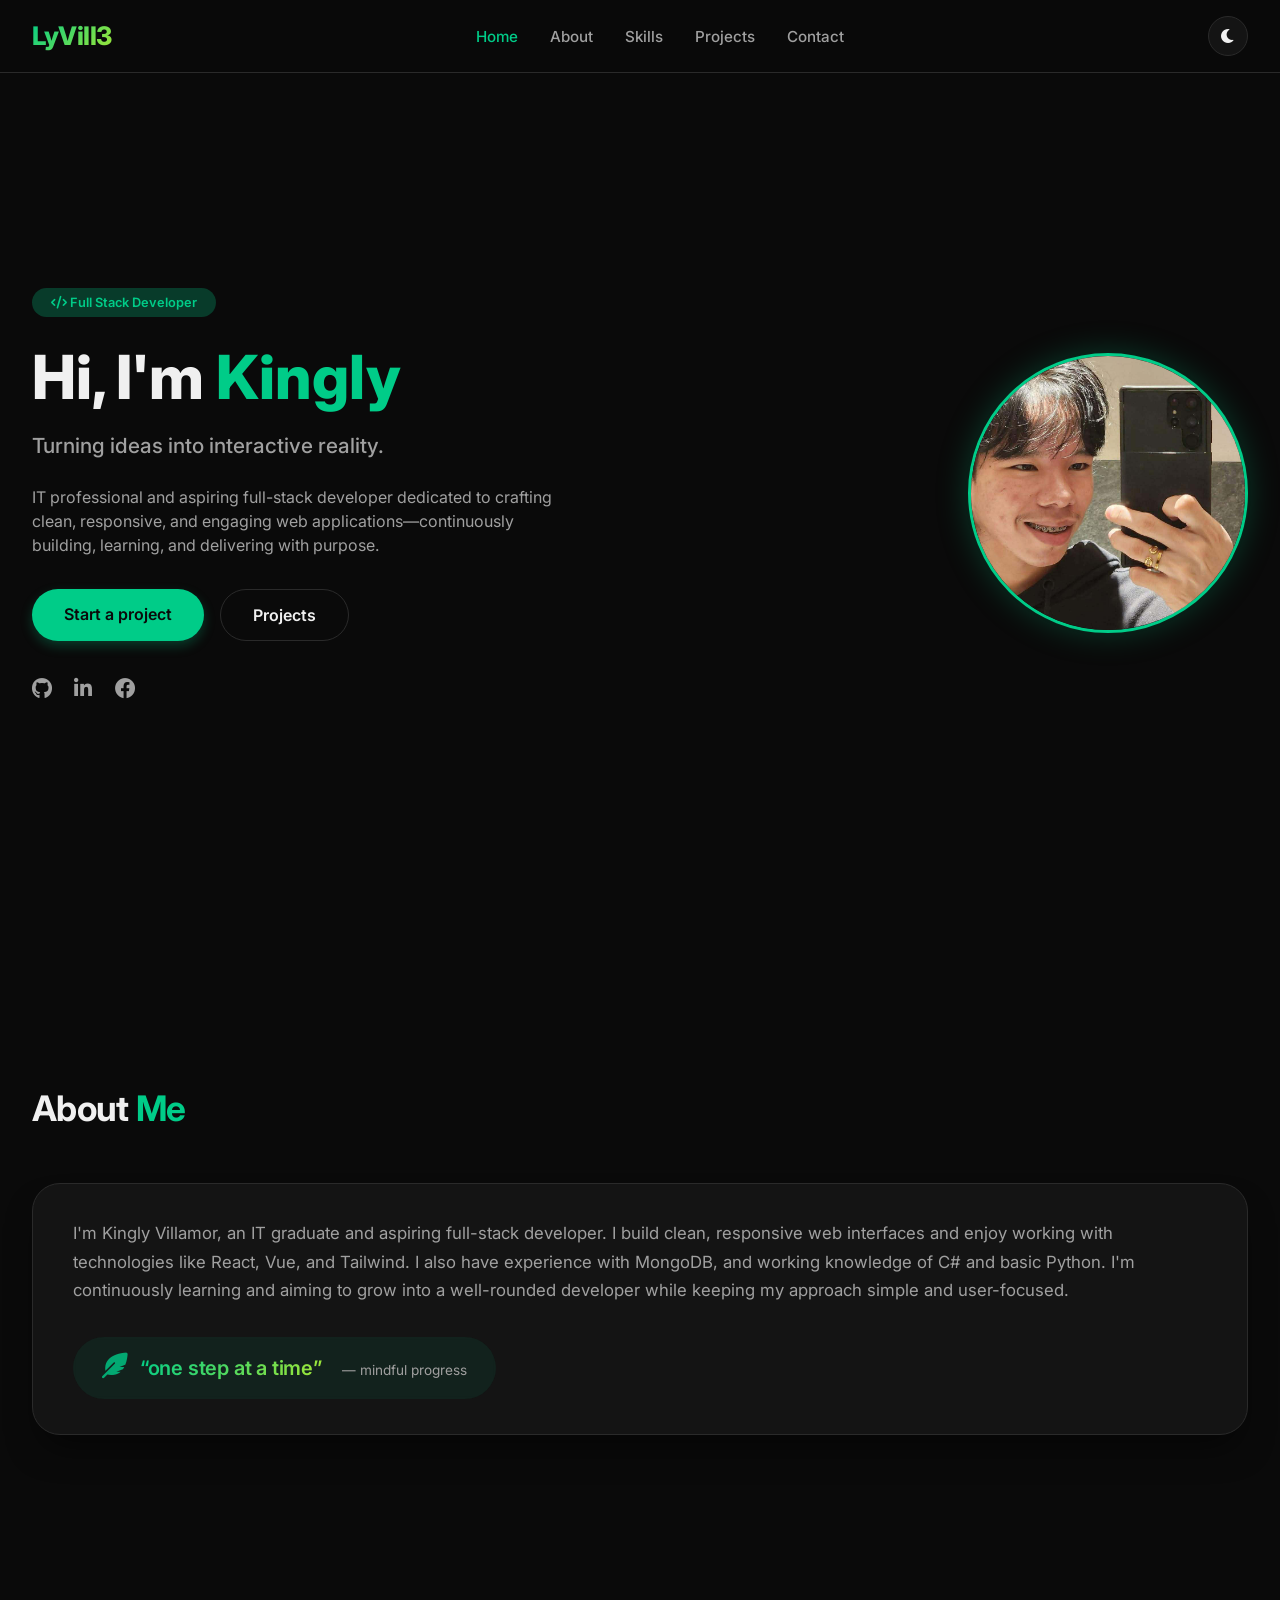
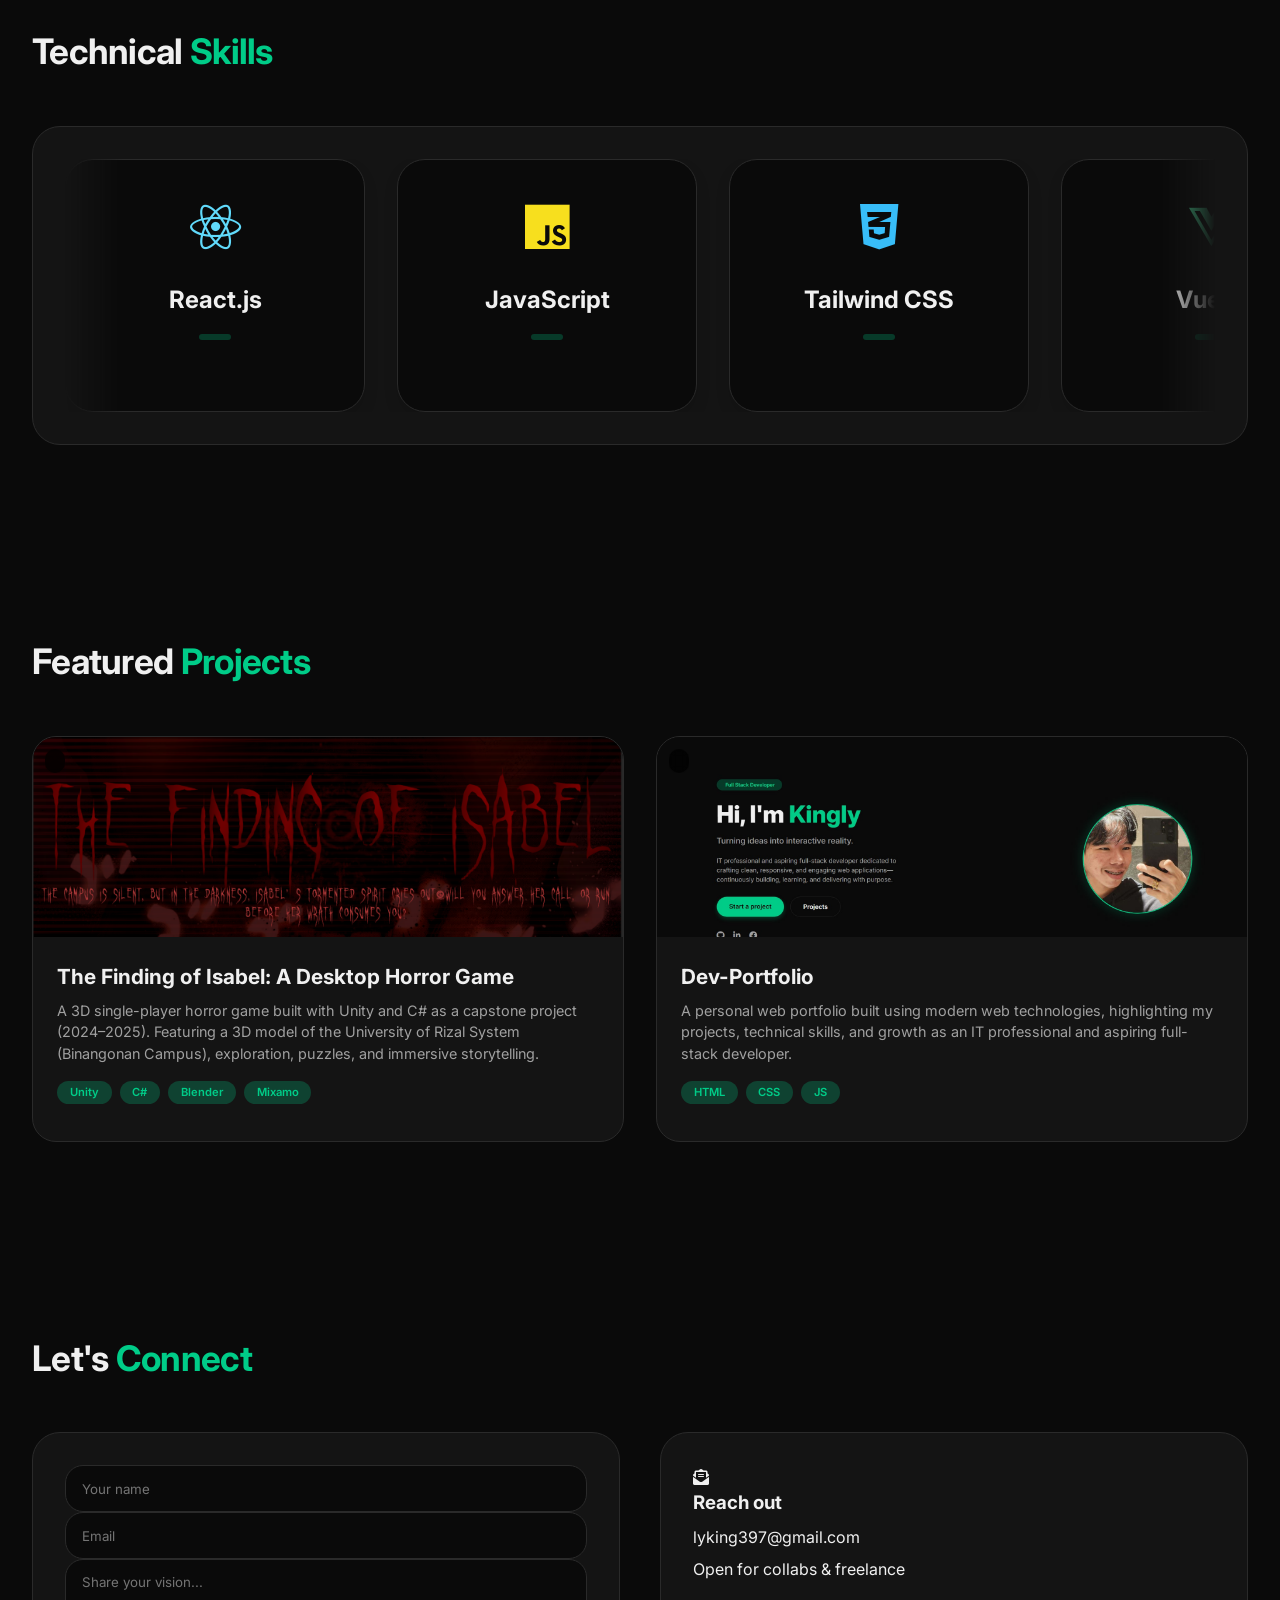
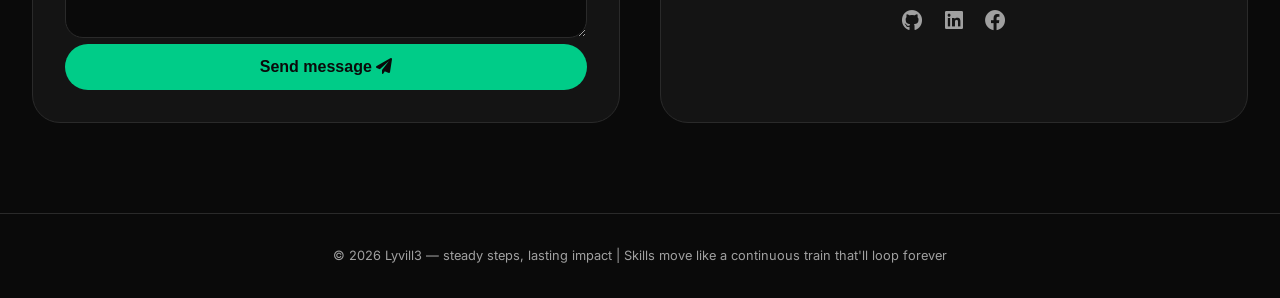
<file: index.html>
<!DOCTYPE html>
<html lang="en">
<head>
  <meta charset="UTF-8">
  <meta name="viewport" content="width=device-width, initial-scale=1.0, viewport-fit=cover">
  <title>Dev-Portfolio</title>
  <link href="https://fonts.googleapis.com/css2?family=Inter:opsz,wght@14..32,300;14..32,400;14..32,500;14..32,600;14..32,700;14..32,800&display=swap" rel="stylesheet">
  <link rel="stylesheet" href="https://cdnjs.cloudflare.com/ajax/libs/font-awesome/6.0.0-beta3/css/all.min.css">
  <link rel="stylesheet" href="../css/style1.css">
  
</head>
<body>
   <nav class="navbar">
    <div class="nav-container">
      <div class="logo"> LyVill3 </div>
      <div class="menu-toggle" id="menuToggle"><i class="fas fa-bars"></i></div>
      <ul class="nav-links" id="navLinks">
        <li><a href="#home" class="nav-link">Home</a></li>
        <li><a href="#about" class="nav-link">About</a></li>
        <li><a href="#skills" class="nav-link">Skills</a></li>
        <li><a href="#projects" class="nav-link">Projects</a></li>
        <li><a href="#contact" class="nav-link">Contact</a></li>
      </ul>
      <div class="theme-toggle" id="themeToggle"><i class="fas fa-moon"></i></div>
    </div>
  </nav>

  <main>
    <section id="home">
      <div class="container">
        <div class="hero">
          <div class="hero-content reveal">
            <div class="hero-badge"><i class="fas fa-code"></i> Full Stack Developer</div>
            <h1>Hi, I'm <span class="highlight">Kingly</span></h1>
            <div class="hero-title">Turning ideas into interactive reality.</div>
            <p class="hero-desc">IT professional and aspiring full-stack developer dedicated to crafting clean, responsive, and engaging web applications—continuously building, learning, and delivering with purpose.</p>
            <div class="btn-group">
              <a href="#contact" class="btn btn-primary">Start a project</a>
              <a href="#projects" class="btn btn-outline">Projects</a>
            </div>
            <div class="social-links">
              <a href="https://github.com/KinglyVillamor"><i class="fab fa-github"></i></a>
              <a href="https://www.linkedin.com/in/kingly-villamor-0a6335394"><i class="fab fa-linkedin-in"></i></a>
              <a href="https://www.facebook.com/kingly.villamor.2024"><i class="fab fa-facebook"></i></a>
            </div>
          </div>
          <div class="hero-image reveal">
            <img src="../image/profile2.jpg" alt="Kingly profile" class="profile-img">
          </div>
        </div>
      </div>
    </section>

    <section id="about">
      <div class="container">
        <h2 class="section-title reveal">About <span>Me</span></h2>
        <div class="about-card reveal">
          <p class="about-text">I'm Kingly Villamor, an IT graduate and aspiring full-stack developer. I build clean, responsive web interfaces and enjoy working with technologies like React, Vue, and Tailwind. I also have experience with MongoDB, and working knowledge of C# and basic Python. I'm continuously learning and aiming to grow into a well-rounded developer while keeping my approach simple and user-focused.</p>
          <div class="quote-aesthetic">
            <i class="fas fa-feather-alt"></i>
            <span class="quote-text">“one step at a time”</span>
            <span class="quote-sub">— mindful progress</span>
          </div>
        </div>
      </div>
    </section>

    <section id="skills">
      <div class="container">
        <h2 class="section-title reveal">Technical <span>Skills</span></h2>
        <div class="skills-section reveal">
          <div class="skills-train-wrapper">
            <div class="skills-track" id="skillsTrainTrack"></div>
          </div>
        </div>
      </div>
    </section>

    <section id="projects">
      <div class="container">
        <h2 class="section-title reveal">Featured <span>Projects</span></h2>
        <div class="projects-grid" id="projectsGrid"></div>
      </div>
    </section>

    <section id="contact">
      <div class="container">
        <h2 class="section-title reveal">Let's <span>Connect</span></h2>
        <div class="contact-grid">
          <div class="form-card reveal">
            <form id="contactForm">
              <div class="form-group"><input type="text" placeholder="Your name" required></div>
              <div class="form-group"><input type="email" placeholder="Email" required></div>
              <div class="form-group"><textarea rows="3" placeholder="Share your vision..."></textarea></div>
              <button type="submit" class="submit-btn">Send message <i class="fas fa-paper-plane"></i></button>
            </form>
          </div>
          <div class="info-card reveal">
            <div class="info-icon"><i class="fas fa-envelope-open-text"></i></div>
            <h3>Reach out</h3>
            <p style="margin: 0.5rem 0;">lyking397@gmail.com</p>
            <p>Open for collabs & freelance</p>
            <div class="social-links" style="justify-content: center;">
              <a href="https://github.com/KinglyVillamor"><i class="fab fa-github"></i></a>
              <a href="https://www.linkedin.com/in/kingly-villamor-0a6335394"><i class="fab fa-linkedin"></i></a>
              <a href="https://www.facebook.com/kingly.villamor.2024"><i class="fab fa-facebook"></i></a>
            </div>
          </div>
        </div>
      </div>
    </section>
  </main>
  <footer><p>© 2026 Lyvill3 — steady steps, lasting impact | Skills move like a continuous train that'll loop forever</p></footer>
  <script src="../js/script.js"> </script>
  
</body>
</html>
</file>
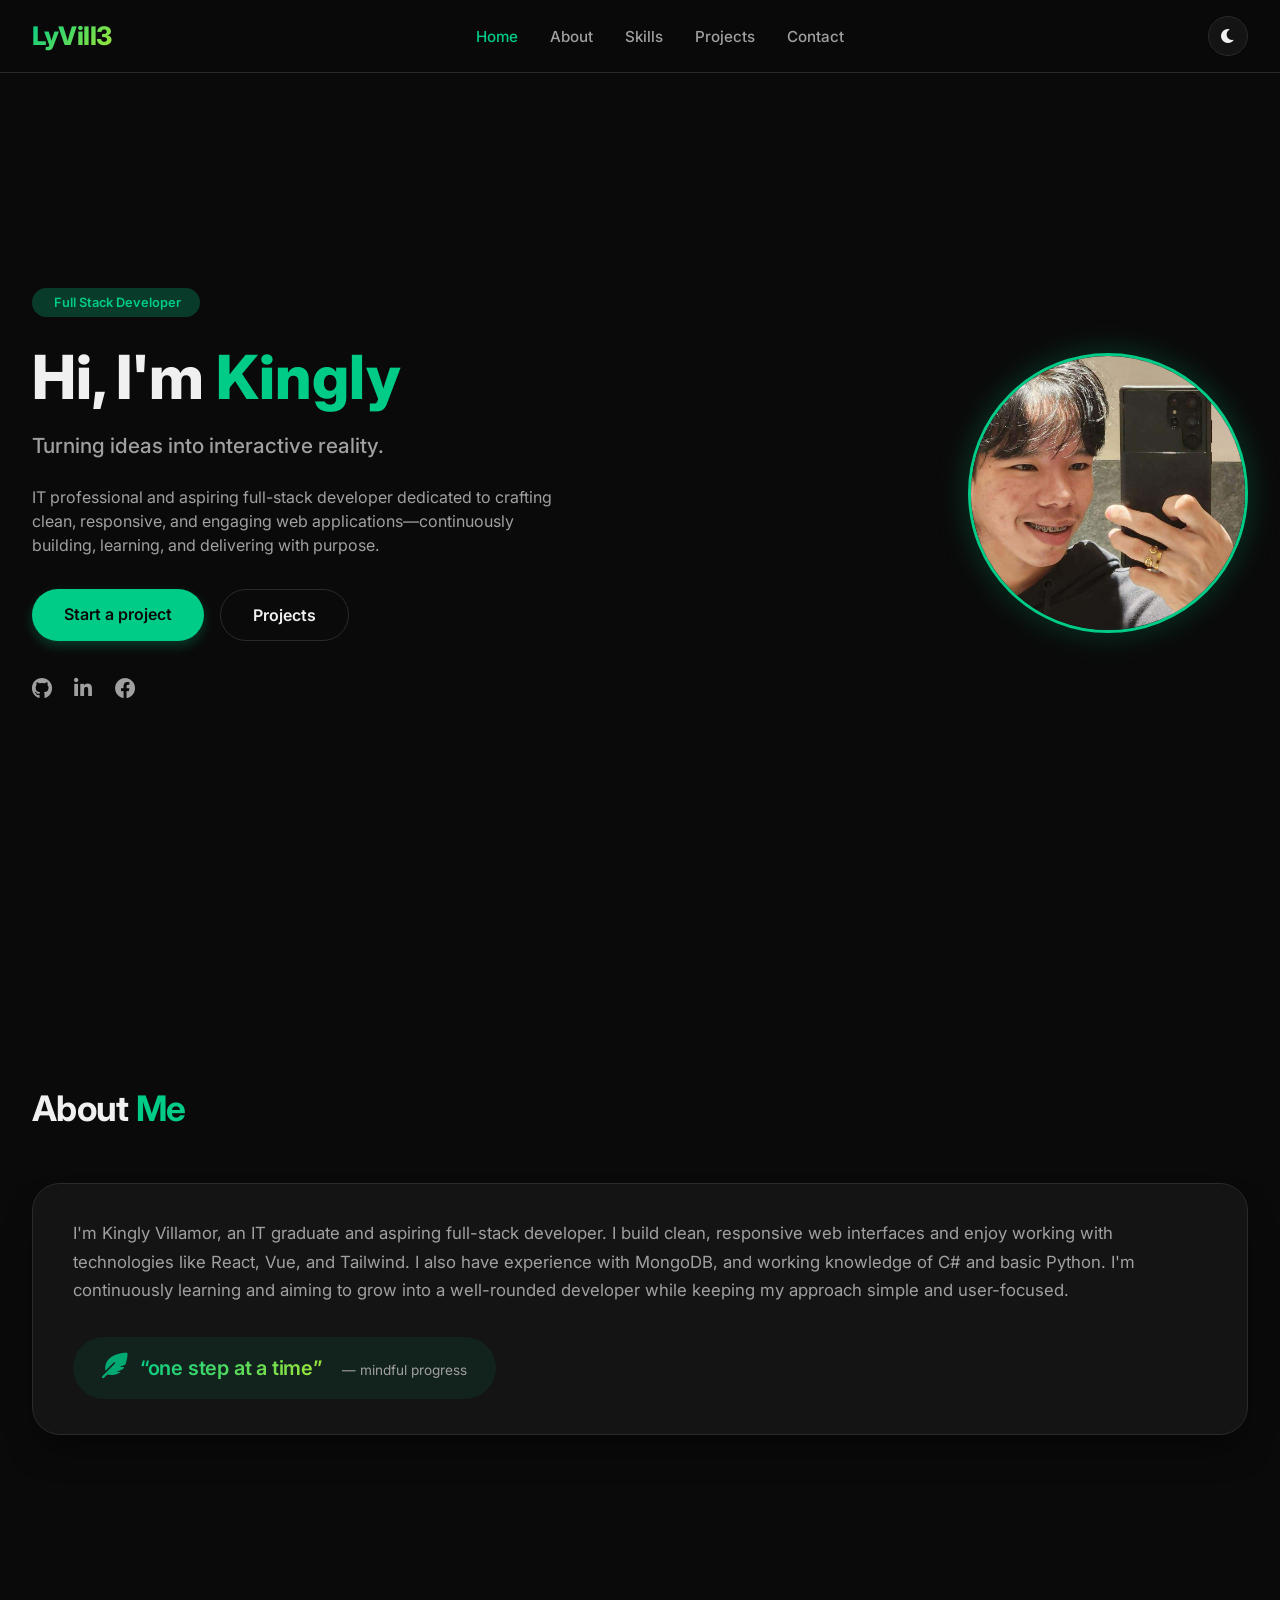
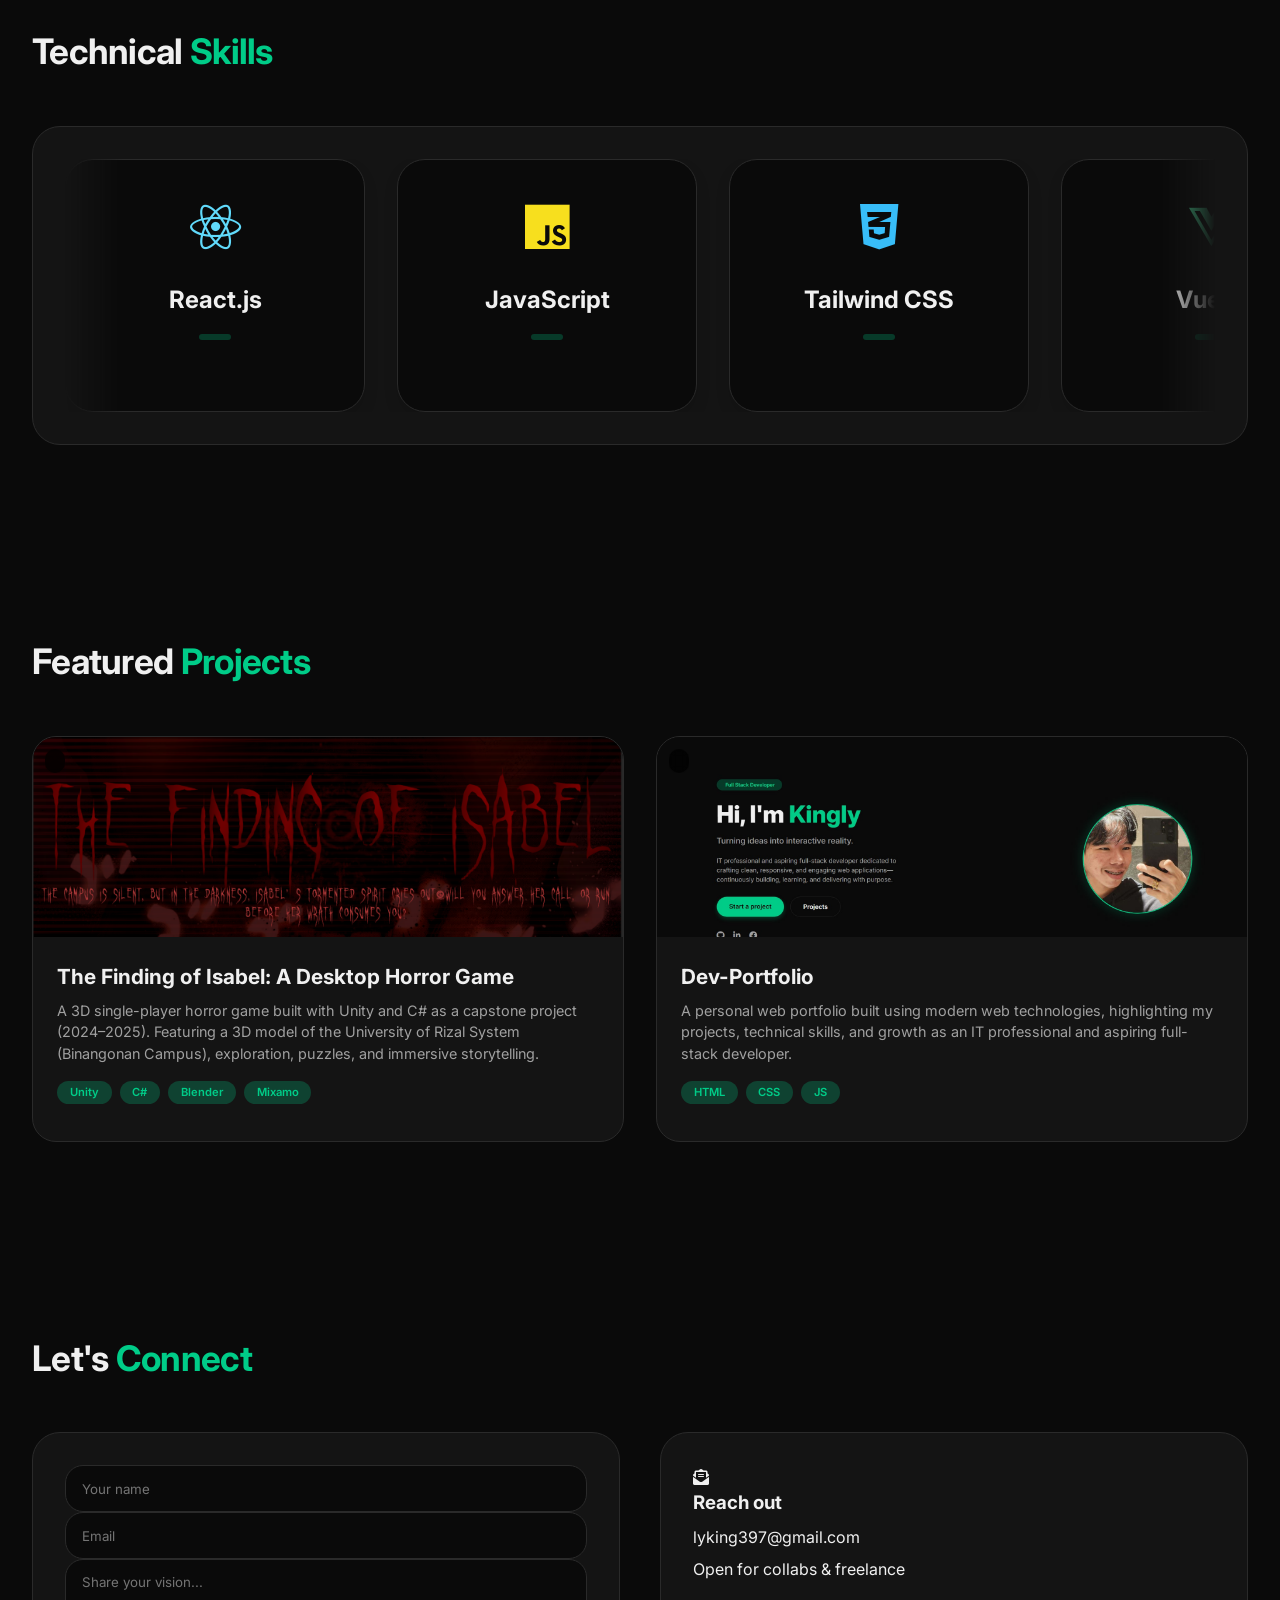
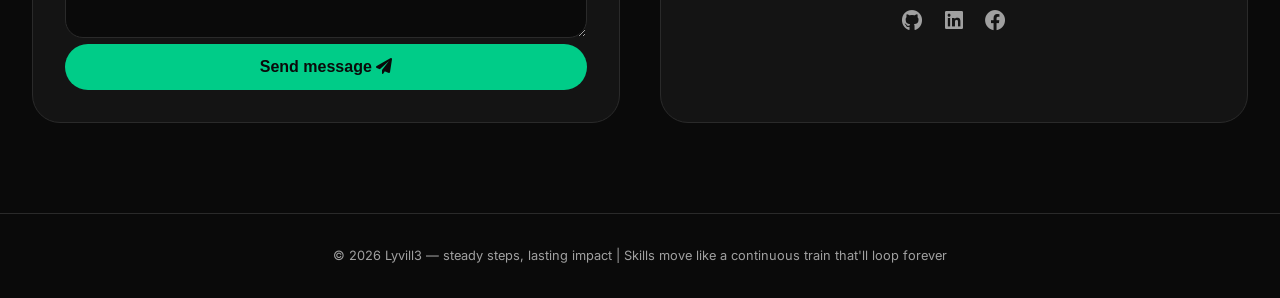
<file: html/index.html>
<!DOCTYPE html>
<html lang="en">
<head>
  <meta charset="UTF-8">
  <meta name="viewport" content="width=device-width, initial-scale=1.0, viewport-fit=cover">
  <title>Dev-Portfolio</title>
  <link href="https://fonts.googleapis.com/css2?family=Inter:opsz,wght@14..32,300;14..32,400;14..32,500;14..32,600;14..32,700;14..32,800&display=swap" rel="stylesheet">
  <link rel="stylesheet" href="https://cdnjs.cloudflare.com/ajax/libs/font-awesome/6.0.0-beta3/css/all.min.css">
  <link rel="stylesheet" href="../css/style1.css">
  
</head>
<body>
  <nav class="navbar">
    <div class="nav-container">
      <div class="logo"> LyVill3 </div>
      <div class="menu-toggle" id="menuToggle"><i class="fas fa-bars"></i></div>
      <ul class="nav-links" id="navLinks">
        <li><a href="#home" class="nav-link">Home</a></li>
        <li><a href="#about" class="nav-link">About</a></li>
        <li><a href="#skills" class="nav-link">Skills</a></li>
        <li><a href="#projects" class="nav-link">Projects</a></li>
        <li><a href="#contact" class="nav-link">Contact</a></li>
      </ul>
      <div class="theme-toggle" id="themeToggle"><i class="fas fa-moon"></i></div>
    </div>
  </nav>

  <main>
    <section id="home">
      <div class="container">
        <div class="hero">
          <div class="hero-content reveal">
            <div class="hero-badge"><i class="fas fa-"></i> Full Stack Developer</div>
            <h1>Hi, I'm <span class="highlight">Kingly</span></h1>
            <div class="hero-title">Turning ideas into interactive reality.</div>
            <p class="hero-desc">IT professional and aspiring full-stack developer dedicated 
              to crafting clean, responsive, and engaging web applications—continuously 
              building, learning, and delivering with purpose.</p>
            <div class="btn-group">
              <a href="#contact" class="btn btn-primary">Start a project</a>
              <a href="#projects" class="btn btn-outline"> Projects </a>
            </div>
            <div class="social-links">
              <a href="https://github.com/KinglyVillamor"><i class="fab fa-github"></i></a>
              <a href="https://www.linkedin.com/in/kingly-villamor-0a6335394"><i class="fab fa-linkedin-in"></i></a>
              <!--<a href="#"><i class="fab fa-instagram"></i></a> -->
              <a href="https://www.facebook.com/kingly.villamor.2024"><i class="fab fa-facebook"></i></a>

            </div>
          </div>
          <div class="hero-image reveal">
            <img src="../image/profile2.jpg" alt="Kings profile" class="profile-img">
          </div>
        </div>
      </div>
    </section>

    <section id="about">
      <div class="container">
        <h2 class="section-title reveal">About <span>Me</span></h2>
        <div class="about-card reveal">
          <p class="about-text">I'm Kingly Villamor, an IT graduate and aspiring full-stack developer. I build clean, responsive web interfaces and enjoy working with technologies like React, Vue, and Tailwind. I also have experience with MongoDB, and working knowledge of C# and basic Python. I'm continuously learning and aiming to grow into a well-rounded developer while keeping my approach simple and user-focused.</p>
          <!-- qoutw fav q -->
          <div class="quote-aesthetic">
            <i class="fas fa-feather-alt"></i>
            <span class="quote-text">“one step at a time”</span>
            <span class="quote-sub">— mindful progress</span>
          </div>
        </div>
      </div>
    </section>

    <section id="skills">
      <div class="container">
        <h2 class="section-title reveal">Technical <span>Skills</span></h2>
        <div class="skills-section reveal">
          <div class="skills-train-wrapper">
            <div class="skills-track" id="skillsTrainTrack">
              <!-- Skills will be duplicated here for infinite loop effect -->
            </div>
          </div>
          <div class="auto-indicator">
          </div>
        </div>
      </div>
    </section>

    <section id="projects">
      <div class="container">
        <h2 class="section-title reveal">Featured <span>Projects</span></h2>
        <div class="projects-grid" id="projectsGrid"></div>
        
      </div>
    </section>

    <section id="contact">
      <div class="container">
        <h2 class="section-title reveal">Let's <span>Connect</span></h2>
        <div class="contact-grid">
          <div class="form-card reveal">
            <form id="contactForm">
              <div class="form-group"><input type="text" placeholder="Your name" required></div>
              <div class="form-group"><input type="email" placeholder="Email" required></div>
              <div class="form-group"><textarea rows="3" placeholder="Share your vision..."></textarea></div>
              <button type="submit" class="submit-btn">Send message <i class="fas fa-paper-plane"></i></button>
            </form>
          </div>
          <div class="info-card reveal">
            <div class="info-icon"><i class="fas fa-envelope-open-text"></i></div>
            <h3>Reach out</h3>
            <p style="margin: 0.5rem 0;">lyking397@gmail.com</p>
            <p >Open for collabs & freelance</p>
            <div class="social-links" style="justify-content: center;">
              <a href="https://github.com/KinglyVillamor"><i class="fab fa-github"></i></a>
              <a href="https://www.linkedin.com/in/kingly-villamor-0a6335394"> <i class="fab fa-linkedin"></i>
              </a><a href="https://www.facebook.com/kingly.villamor.2024"><i class="fab fa-facebook"></i></a>
            
            
            </div>

          </div>
        </div>
      </div>
    </section>
  </main>
  <footer><p>© 2026 Lyvill3 — steady steps, lasting impact | Skills move like a continuous train that'll loop forever</p></footer>

  <script src="../js/script.js"> </script>
  
</body>
</html>
</file>
<file: css/style1.css>
* {
      margin: 0;
      padding: 0;
      box-sizing: border-box;
    }

    :root {
      --bg-primary: #0a0a0a;
      --bg-secondary: #111111;
      --bg-card: #141414;
      --text-primary: #f0f0f0;
      --text-secondary: #a0a0a0;
      --accent: #00cc88;
      --accent-glow: rgba(0, 204, 136, 0.25);
      --border-color: #2a2a2a;
      --shadow: 0 20px 35px -12px rgba(0,0,0,0.6);
      --quote-bg: rgba(0, 204, 136, 0.08);
      --radius-card: 28px;
    }

    body.light {
      --bg-primary: #f9fafb;
      --bg-secondary: #ffffff;
      --bg-card: #ffffff;
      --text-primary: #0f172a;
      --text-secondary: #334155;
      --accent: #0f766e;
      --accent-glow: rgba(15, 118, 110, 0.12);
      --border-color: #e2e8f0;
      --shadow: 0 20px 35px -12px rgba(0,0,0,0.08);
      --quote-bg: rgba(15, 118, 110, 0.06);
    }

    body {
      background-color: var(--bg-primary);
      color: var(--text-primary);
      font-family: 'Inter', sans-serif;
      line-height: 1.5;
      transition: background-color 0.3s ease, color 0.2s ease;
    }

    .container {
      max-width: 1280px;
      margin: 0 auto;
      padding: 0 2rem;
    }

    /* navbar */
    .navbar {
      position: fixed;
      top: 0;
      left: 0;
      width: 100%;
      background: rgba(var(--bg-primary-rgb), 0.85);
      backdrop-filter: blur(12px);
      border-bottom: 1px solid var(--border-color);
      z-index: 1000;
      transition: all 0.3s;
    }
    :root { --bg-primary-rgb: 10,10,10; }
    body.light { --bg-primary-rgb: 249,250,251; }
    .nav-container {
      max-width: 1280px;
      margin: 0 auto;
      padding: 1rem 2rem;
      display: flex;
      justify-content: space-between;
      align-items: center;
    }
    .logo {
      font-size: 1.6rem;
      font-weight: 800;
      background: linear-gradient(135deg, var(--accent), #a3e635);
      -webkit-background-clip: text;
      background-clip: text;
      color: transparent;
      letter-spacing: -0.5px;
    }
    .nav-links {
      display: flex;
      gap: 2rem;
      list-style: none;
    }
    .nav-links a {
      text-decoration: none;
      color: var(--text-secondary);
      font-weight: 500;
      transition: 0.2s;
      font-size: 0.95rem;
    }
    .nav-links a:hover, .nav-links a.active {
      color: var(--accent);
    }
    .theme-toggle {
      background: var(--bg-card);
      border: 1px solid var(--border-color);
      border-radius: 50%;
      width: 40px;
      height: 40px;
      display: flex;
      align-items: center;
      justify-content: center;
      cursor: pointer;
      transition: 0.3s;
    }
    .menu-toggle {
      display: none;
      font-size: 1.5rem;
      cursor: pointer;
    }

    section {
      padding: 100px 0 90px;
    }
    .section-title {
      font-size: 2.2rem;
      font-weight: 700;
      margin-bottom: 3rem;
      letter-spacing: -0.02em;
      position: relative;
      display: inline-block;
    }
    .section-title span {
      color: var(--accent);
    }

    /* HERO */
    .hero {
      display: flex;
      align-items: center;
      justify-content: space-between;
      gap: 4rem;
      flex-wrap: wrap;
      min-height: 88vh;
    }
    .hero-content {
      flex: 1;
    }
    .hero-badge {
      background: var(--accent-glow);
      color: var(--accent);
      padding: 0.3rem 1.2rem;
      border-radius: 40px;
      font-size: 0.8rem;
      font-weight: 600;
      width: fit-content;
      margin-bottom: 1.5rem;
    }
    .hero-content h1 {
      font-size: 3.8rem;
      font-weight: 800;
      line-height: 1.2;
      margin-bottom: 1rem;
    }
    .hero-content h1 .highlight {
      color: var(--accent);
    }
    .hero-title {
      font-size: 1.3rem;
      color: var(--text-secondary);
      margin-bottom: 1rem;
      font-weight: 500;
    }
    .hero-desc {
      color: var(--text-secondary);
      max-width: 520px;
      margin: 1.5rem 0;
    }
    .btn-group {
      display: flex;
      gap: 1rem;
      flex-wrap: wrap;
      margin: 2rem 0;
    }
    .btn {
      padding: 0.8rem 2rem;
      border-radius: 50px;
      font-weight: 600;
      text-decoration: none;
      transition: all 0.25s ease;
    }
    .btn-primary {
      background: var(--accent);
      color: #0a0a0a;
      border: none;
      box-shadow: 0 5px 12px var(--accent-glow);
    }
    .btn-primary:hover {
      transform: translateY(-3px);
      filter: brightness(1.05);
    }
    .btn-outline {
      border: 1.5px solid var(--border-color);
      color: var(--text-primary);
      background: transparent;
    }
    .btn-outline:hover {
      border-color: var(--accent);
      color: var(--accent);
    }
    .social-links {
      display: flex;
      gap: 1.4rem;
      margin-top: 1.5rem;
    }
    .social-links a {
      color: var(--text-secondary);
      font-size: 1.3rem;
      transition: 0.2s;
    }
    .social-links a:hover {
      color: var(--accent);
      transform: translateY(-3px);
    }
    .profile-img {
      width: 280px;
      height: 280px;
      border-radius: 50%;
      object-fit: cover;
      border: 3px solid var(--accent);
      box-shadow: 0 0 32px var(--accent-glow);
      transition: transform 0.4s;
    }

    /* ABOUT CARD */
    .about-card {
      background: var(--bg-card);
      border-radius: var(--radius-card);
      padding: 2.2rem 2.5rem;
      border: 1px solid var(--border-color);
      box-shadow: var(--shadow);
    }
    .about-text {
      color: var(--text-secondary);
      line-height: 1.7;
      font-size: 1.05rem;
    }
    .quote-aesthetic {
      margin-top: 2rem;
      padding-top: 1rem;
      display: flex;
      align-items: baseline;
      gap: 0.75rem;
      background: var(--quote-bg);
      padding: 1rem 1.8rem;
      border-radius: 60px;
      width: fit-content;
      backdrop-filter: blur(2px);
    }
    .quote-aesthetic i {
      font-size: 1.6rem;
      color: var(--accent);
      opacity: 0.8;
    }
    .quote-text {
      font-size: 1.25rem;
      font-weight: 600;
      letter-spacing: -0.2px;
      background: linear-gradient(120deg, var(--accent), #a3e635);
      background-clip: text;
      -webkit-background-clip: text;
      color: transparent;
    }
    .quote-sub {
      font-size: 0.85rem;
      color: var(--text-secondary);
      margin-left: 0.5rem;
    }

    /* SKILLS SECTION — INFINITE TRAIN WITH AUTHENTIC LOGOS */
    .skills-section {
      background: var(--bg-card);
      border-radius: var(--radius-card);
      padding: 2rem;
      border: 1px solid var(--border-color);
      overflow: hidden;
      position: relative;
    }
    .skills-train-wrapper {
      overflow: hidden;
      width: 100%;
      position: relative;
      mask-image: linear-gradient(to right, transparent, black 5%, black 95%, transparent);
      -webkit-mask-image: linear-gradient(to right, transparent, black 5%, black 95%, transparent);
    }
    .skills-track {
      display: flex;
      gap: 2rem;
      animation: slideTrain 28s linear infinite;
      width: max-content;
      will-change: transform;
    }
    .skills-section:hover .skills-track {
      animation-play-state: paused;
    }
    .skill-train-card {
      flex: 0 0 auto;
      width: 300px;
      background: var(--bg-primary);
      border: 1px solid var(--border-color);
      border-radius: 28px;
      padding: 1.8rem 1.5rem;
      text-align: center;
      transition: all 0.25s ease;
      box-shadow: 0 8px 20px -8px rgba(0,0,0,0.3);
    }
    .skill-train-card:hover {
      transform: translateY(-6px);
      border-color: var(--accent);
      box-shadow: 0 15px 30px -12px var(--accent-glow);
    }
    .skill-icon-train {
      font-size: 3.2rem;
      margin-bottom: 1rem;
    }
    /* OFFICIAL BRAND LOGOS */
    .skill-icon-train .fa-react { color: #61dafb; }
    .skill-icon-train .fa-js { color: #f7df1e; }
    .skill-icon-train .fa-css3-alt { color: #38bdf8; }
    .skill-icon-train .fa-vuejs { color: #42b883; }
    .skill-icon-train .fa-node-js { color: #339933; }
    .skill-icon-train .fa-python { color: #3776ab; }
    .skill-icon-train .fa-git-alt { color: #f05032; }
    .skill-icon-train .fa-database { color: #47a248; }
    .skill-icon-train .fa-terminal { color: #d4d4d4; }
    .skill-icon-train .fa-unity { color: #ffffff; text-shadow: 0 0 4px #000; }
    .skill-icon-train .fa-dice-d6 { color: #ffa500; }
    .skill-icon-train .fa-php { color: #777bb4; }
    body.light .skill-icon-train .fa-unity { color: #222222; }
    
    .skill-train-card h3 {
      font-size: 1.5rem;
      font-weight: 700;
      margin-bottom: 0.5rem;
    }
    .skill-level-badge {
      display: inline-block;
      background: var(--accent-glow);
      color: var(--accent);
      padding: 0.2rem 1rem;
      border-radius: 40px;
      font-size: 0.7rem;
      font-weight: 600;
      margin: 0.5rem 0;
    }
    .skill-train-card p {
      color: var(--text-secondary);
      font-size: 0.85rem;
      margin-top: 0.5rem;
    }

    @keyframes slideTrain {
      0% { transform: translateX(0%); }
      100% { transform: translateX(-50%); }
    }

    @media (max-width: 680px) {
      .skill-train-card { width: 260px; padding: 1.4rem; }
      .skills-track { gap: 1.2rem; }
    }

    /* PROJECTS */
    .projects-grid {
      display: grid;
      grid-template-columns: repeat(auto-fit, minmax(320px, 1fr));
      gap: 2rem;
    }
    .project-card {
      background: var(--bg-card);
      border-radius: 24px;
      overflow: hidden;
      border: 1px solid var(--border-color);
      transition: 0.25s;
    }
    .project-card:hover {
      transform: translateY(-6px);
      border-color: var(--accent);
    }
    .project-img {
      height: 200px;
      background: linear-gradient(145deg, var(--bg-secondary), var(--bg-primary));
      display: flex;
      align-items: center;
      justify-content: center;
      overflow: hidden;
      position: relative;
    }
    .project-img-media, .project-video-media {
      width: 100%;
      height: 100%;
      object-fit: cover;
    }
    .project-icon-media {
      font-size: 3.5rem;
      display: flex;
      align-items: center;
      justify-content: center;
      width: 100%;
      height: 100%;
      background: linear-gradient(135deg, var(--accent-glow), transparent);
    }
    .media-container {
      position: relative;
      width: 100%;
      height: 100%;
      cursor: pointer;
      overflow: hidden;
    }
    .media-overlay-hint {
      position: absolute;
      bottom: 12px;
      right: 12px;
      background: rgba(0, 0, 0, 0.8);
      backdrop-filter: blur(8px);
      padding: 6px 12px;
      border-radius: 30px;
      font-size: 0.7rem;
      color: white;
      display: flex;
      align-items: center;
      gap: 6px;
      opacity: 0;
      transition: opacity 0.3s ease;
      pointer-events: none;
      z-index: 2;
    }
    .media-container:hover .media-overlay-hint { opacity: 1; }
    .media-badge {
      position: absolute;
      top: 12px;
      left: 12px;
      background: rgba(0,0,0,0.7);
      backdrop-filter: blur(4px);
      padding: 4px 10px;
      border-radius: 20px;
      font-size: 0.7rem;
      color: var(--accent);
      z-index: 2;
    }
    .project-info { padding: 1.5rem; }
    .project-title { font-size: 1.3rem; margin-bottom: 0.5rem; font-weight: 700; }
    .project-desc { color: var(--text-secondary); font-size: 0.9rem; margin-bottom: 1rem; }
    .project-tech { display: flex; flex-wrap: wrap; gap: 0.5rem; margin: 0.8rem 0; }
    .tech-tag {
      background: var(--accent-glow);
      color: var(--accent);
      padding: 0.2rem 0.8rem;
      border-radius: 30px;
      font-size: 0.7rem;
      font-weight: 600;
    }
    .project-link-btn {
      display: inline-flex;
      align-items: center;
      gap: 0.6rem;
      margin-top: 1rem;
      padding: 0.5rem 1.2rem;
      background: transparent;
      color: var(--text-secondary);
      border-radius: 30px;
      text-decoration: none;
      font-size: 0.85rem;
      font-weight: 500;
      border: 1px solid var(--border-color);
      transition: all 0.3s ease;
    }
    .project-link-btn:hover {
      border-color: var(--accent);
      color: var(--accent);
      transform: translateY(-2px);
    }

    /* MODAL */
    .media-modal {
      display: none;
      position: fixed;
      z-index: 2000;
      left: 0;
      top: 0;
      width: 100%;
      height: 100%;
      background-color: rgba(0, 0, 0, 0.95);
      backdrop-filter: blur(10px);
      align-items: center;
      justify-content: center;
    }
    .media-modal-content {
      position: relative;
      width: 90%;
      max-width: 1000px;
      max-height: 90vh;
    }
    .media-modal-close {
      position: absolute;
      top: -50px;
      right: 0;
      color: white;
      font-size: 40px;
      cursor: pointer;
      transition: 0.2s;
    }
    .media-modal-close:hover { color: var(--accent); }
    .modal-video, .modal-image { width: 100%; max-height: 80vh; border-radius: 16px; }
    .modal-title { color: white; margin-bottom: 1rem; text-align: center; }

    /* CONTACT */
    .contact-grid {
      display: grid;
      grid-template-columns: 1fr 1fr;
      gap: 2.5rem;
    }
    .form-card, .info-card {
      background: var(--bg-card);
      border-radius: 28px;
      padding: 2rem;
      border: 1px solid var(--border-color);
    }
    input, textarea {
      width: 100%;
      padding: 0.9rem 1rem;
      background: var(--bg-primary);
      border: 1px solid var(--border-color);
      border-radius: 18px;
      color: var(--text-primary);
      font-family: inherit;
    }
    input:focus, textarea:focus { border-color: var(--accent); outline: none; }
    .submit-btn {
      background: var(--accent);
      width: 100%;
      padding: 0.9rem;
      border: none;
      border-radius: 40px;
      font-weight: 700;
      cursor: pointer;
      color: #0a0a0a;
      font-size: 1rem;
    }
    footer {
      text-align: center;
      padding: 2rem;
      border-top: 1px solid var(--border-color);
      font-size: 0.8rem;
      color: var(--text-secondary);
    }
    .reveal {
      opacity: 0;
      transform: translateY(28px);
      transition: all 0.6s ease;
    }
    .reveal.active { opacity: 1; transform: translateY(0); }

    @media (max-width: 780px) {
      .nav-links {
        display: none;
        flex-direction: column;
        background: var(--bg-card);
        position: absolute;
        top: 70px;
        right: 1rem;
        width: 200px;
        border-radius: 20px;
        padding: 1rem;
        z-index: 200;
      }
      .nav-links.active { display: flex; }
      .menu-toggle { display: block; }
      .hero { flex-direction: column-reverse; text-align: center; }
      .hero-content { text-align: center; }
      .hero-content h1 { font-size: 2.6rem; }
      .profile-img { width: 200px; height: 200px; }
      .contact-grid { grid-template-columns: 1fr; }
    }
</file>
